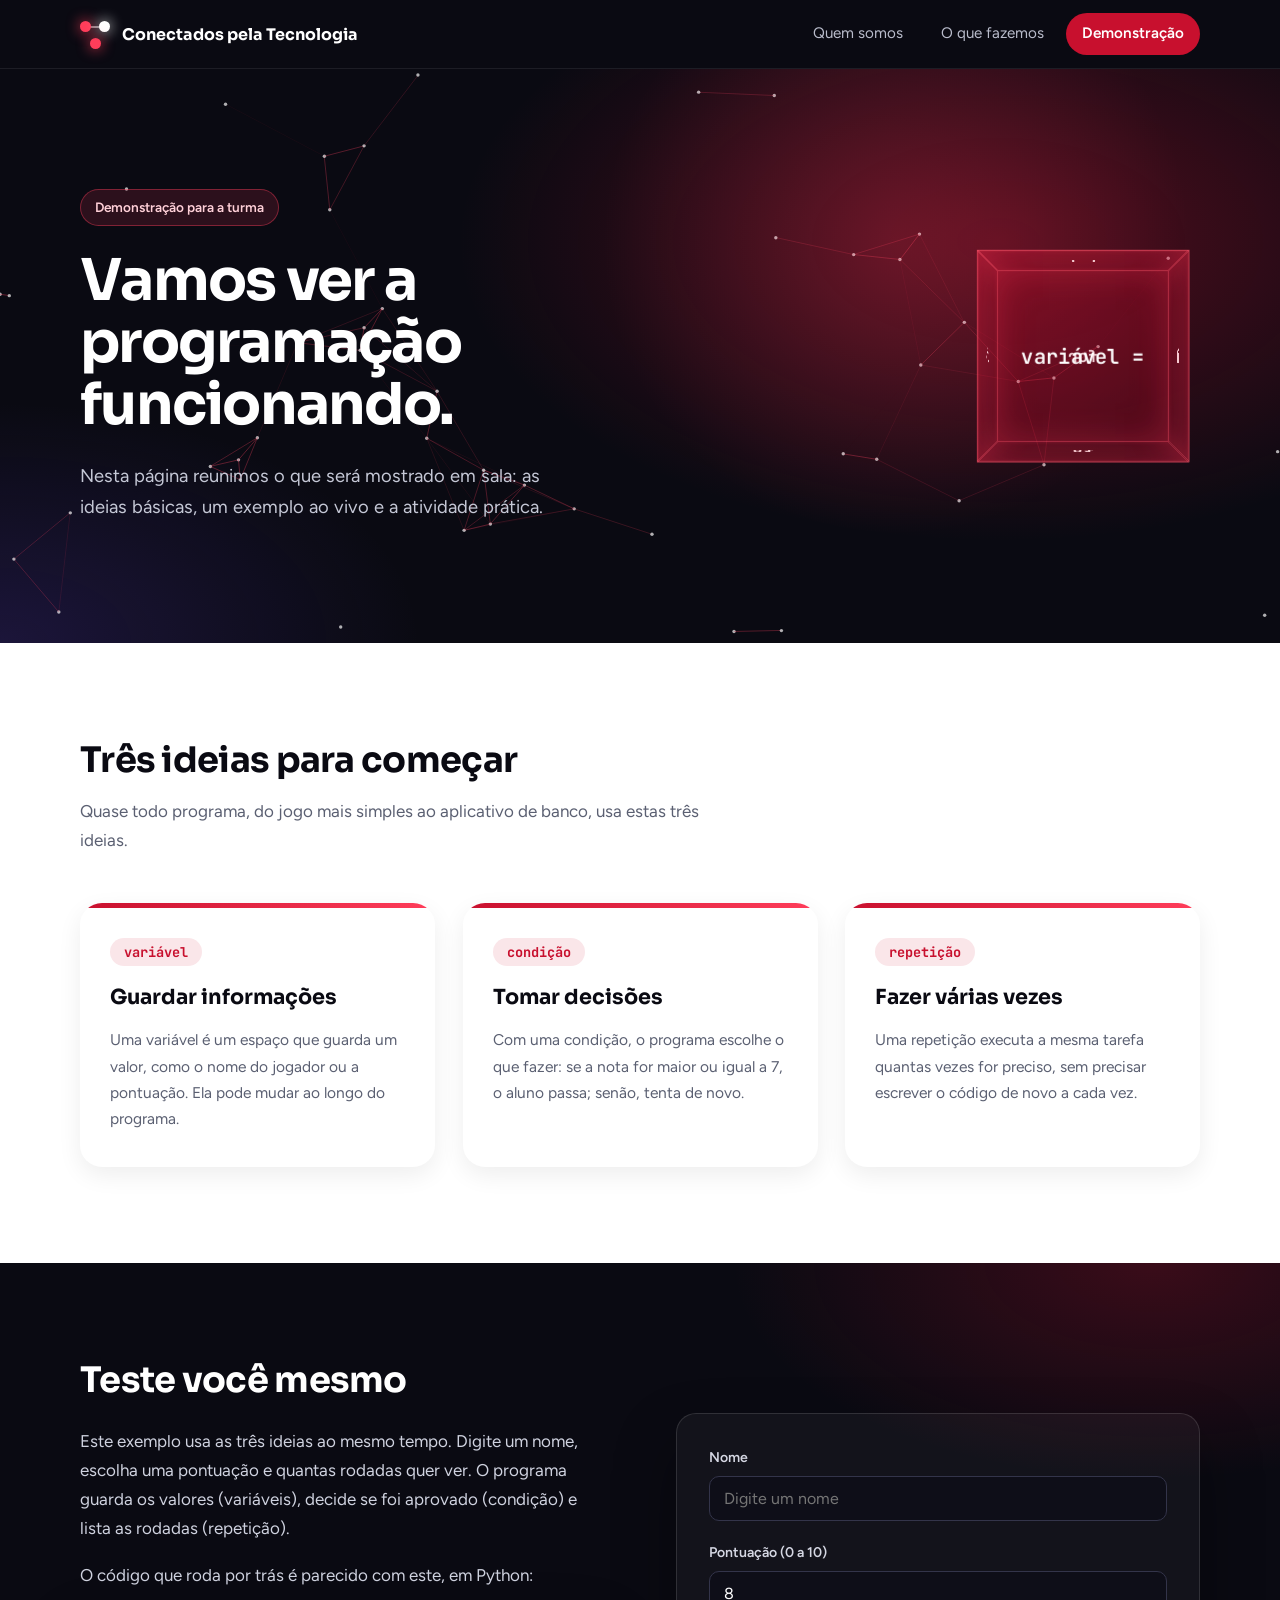
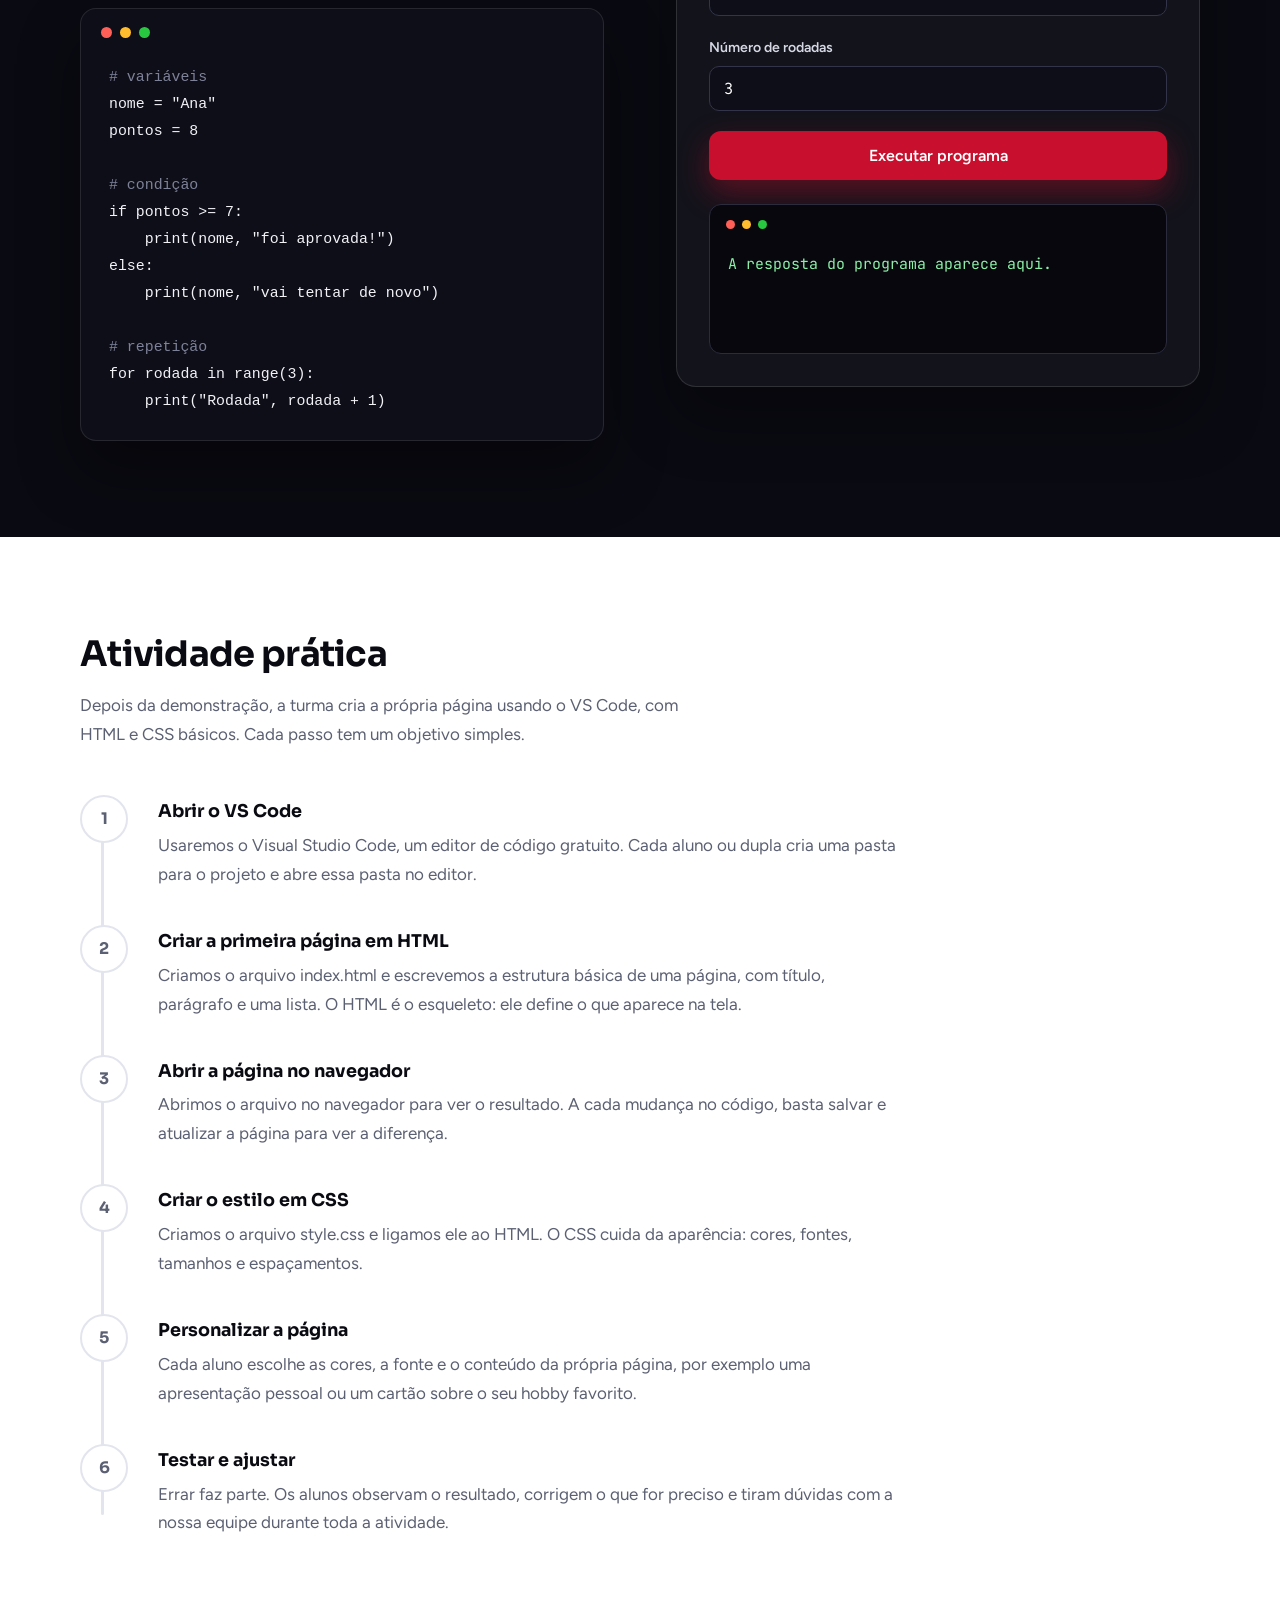
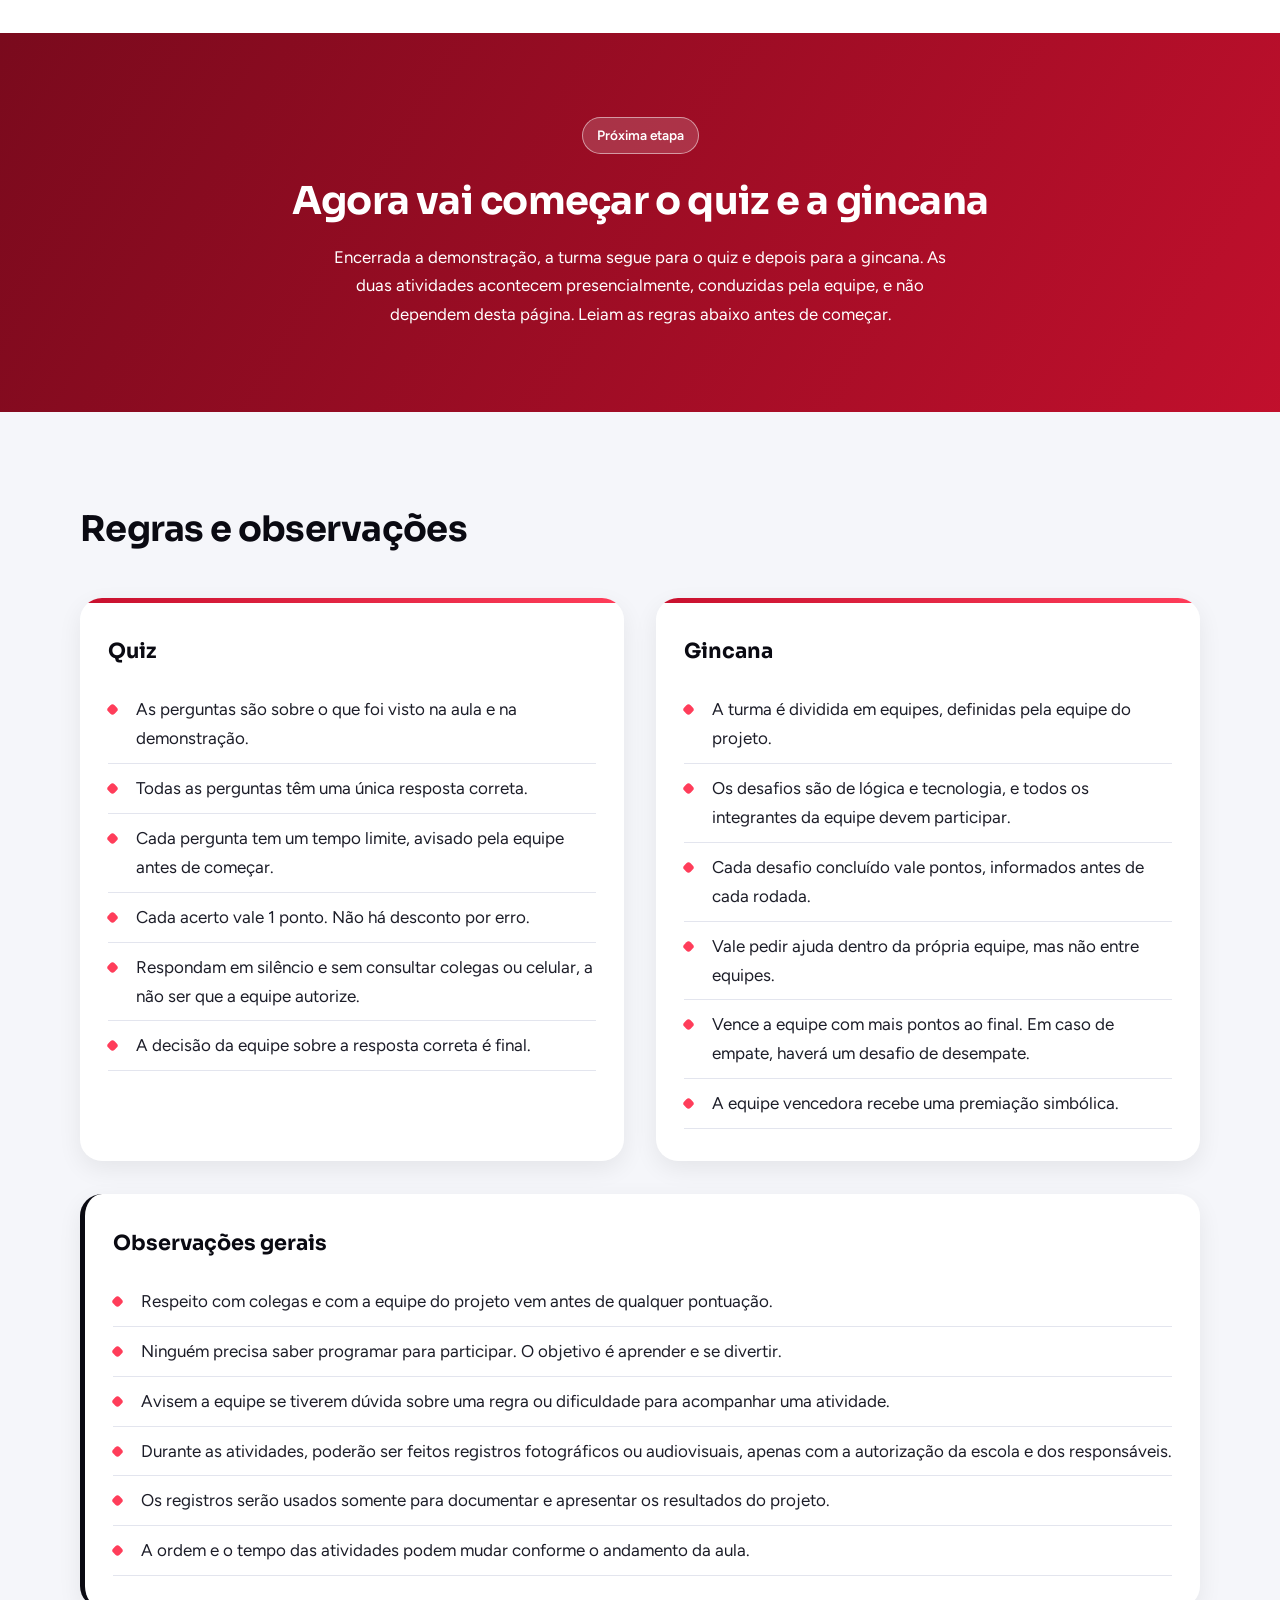
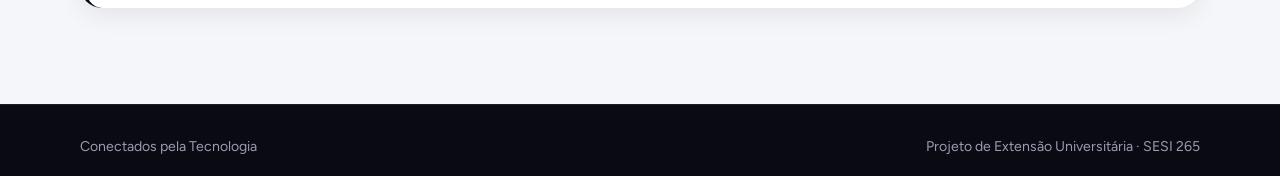
<file: demonstracao.html>
<!DOCTYPE html>
<html lang="pt-BR">
<head>
  <meta charset="UTF-8">
  <meta name="viewport" content="width=device-width, initial-scale=1.0">
  <title>Demonstração | Conectados pela Tecnologia</title>
  <link rel="preconnect" href="https://fonts.googleapis.com">
  <link rel="preconnect" href="https://fonts.gstatic.com" crossorigin>
  <link href="https://fonts.googleapis.com/css2?family=Figtree:wght@400;500;600&family=JetBrains+Mono:wght@400;600&family=Sora:wght@600;700;800&display=swap" rel="stylesheet">
  <link rel="stylesheet" href="style.css">
</head>
<body>

  <header class="topo">
    <div class="container topo-linha">
      <a href="index.html" class="marca"><span class="logo" aria-hidden="true"><i></i><i></i><i></i></span>Conectados pela Tecnologia</a>
      <nav class="menu">
        <a href="index.html">Quem somos</a>
        <a href="o-que-fazemos.html">O que fazemos</a>
        <a href="demonstracao.html" class="ativo">Demonstração</a>
      </nav>
    </div>
  </header>

  <!-- Abertura -->
  <section class="capa">
    <canvas class="rede" aria-hidden="true"></canvas>
    <div class="container">
      <p class="sobretitulo">Demonstração para a turma</p>
      <h1>Vamos ver a programação funcionando.</h1>
      <p class="lead">
        Nesta página reunimos o que será mostrado em sala: as ideias básicas,
        um exemplo ao vivo e a atividade prática.
      </p>
    </div>
  </section>

  <!-- Conceitos -->
  <section class="bloco">
    <div class="container">
      <h2>Três ideias para começar</h2>
      <p class="intro-secao">
        Quase todo programa, do jogo mais simples ao aplicativo de banco, usa
        estas três ideias.
      </p>

      <div class="pilares">
        <article class="pilar">
          <span class="numero">VARIÁVEL</span>
          <h3>Guardar informações</h3>
          <p>
            Uma variável é um espaço que guarda um valor, como o nome do jogador
            ou a pontuação. Ela pode mudar ao longo do programa.
          </p>
        </article>

        <article class="pilar">
          <span class="numero">CONDIÇÃO</span>
          <h3>Tomar decisões</h3>
          <p>
            Com uma condição, o programa escolhe o que fazer: se a nota for
            maior ou igual a 7, o aluno passa; senão, tenta de novo.
          </p>
        </article>

        <article class="pilar">
          <span class="numero">REPETIÇÃO</span>
          <h3>Fazer várias vezes</h3>
          <p>
            Uma repetição executa a mesma tarefa quantas vezes for preciso, sem
            precisar escrever o código de novo a cada vez.
          </p>
        </article>
      </div>
    </div>
  </section>

  <!-- Exemplo ao vivo -->
  <section class="bloco bloco-preto">
    <div class="container faixa">
      <div class="faixa-texto">
        <h2>Teste você mesmo</h2>
        <p>
          Este exemplo usa as três ideias ao mesmo tempo. Digite um nome, escolha
          uma pontuação e quantas rodadas quer ver. O programa guarda os valores
          (variáveis), decide se foi aprovado (condição) e lista as rodadas
          (repetição).
        </p>
        <p>
          O código que roda por trás é parecido com este, em Python:
        </p>
        <pre class="codigo"><code><span class="c"># variáveis</span>
nome = "Ana"
pontos = 8

<span class="c"># condição</span>
if pontos &gt;= 7:
    print(nome, "foi aprovada!")
else:
    print(nome, "vai tentar de novo")

<span class="c"># repetição</span>
for rodada in range(3):
    print("Rodada", rodada + 1)</code></pre>
      </div>

      <div class="demo">
        <div class="campo">
          <label for="nome">Nome</label>
          <input type="text" id="nome" placeholder="Digite um nome" maxlength="30">
        </div>

        <div class="campo">
          <label for="pontos">Pontuação (0 a 10)</label>
          <input type="number" id="pontos" min="0" max="10" value="8">
        </div>

        <div class="campo">
          <label for="rodadas">Número de rodadas</label>
          <input type="number" id="rodadas" min="1" max="10" value="3">
        </div>

        <button type="button" class="botao botao-demo" id="executar">Executar programa</button>

        <pre class="saida" id="saida">A resposta do programa aparece aqui.</pre>
      </div>
    </div>
  </section>

  <!-- Atividade prática -->
  <section class="bloco">
    <div class="container">
      <h2>Atividade prática</h2>
      <p class="intro-secao">
        Depois da demonstração, a turma cria a própria página usando o VS Code,
        com HTML e CSS básicos. Cada passo tem um objetivo simples.
      </p>

      <ol class="passos">
        <li>
          <h3>Abrir o VS Code</h3>
          <p>Usaremos o Visual Studio Code, um editor de código gratuito. Cada aluno ou dupla cria uma pasta para o projeto e abre essa pasta no editor.</p>
        </li>
        <li>
          <h3>Criar a primeira página em HTML</h3>
          <p>Criamos o arquivo index.html e escrevemos a estrutura básica de uma página, com título, parágrafo e uma lista. O HTML é o esqueleto: ele define o que aparece na tela.</p>
        </li>
        <li>
          <h3>Abrir a página no navegador</h3>
          <p>Abrimos o arquivo no navegador para ver o resultado. A cada mudança no código, basta salvar e atualizar a página para ver a diferença.</p>
        </li>
        <li>
          <h3>Criar o estilo em CSS</h3>
          <p>Criamos o arquivo style.css e ligamos ele ao HTML. O CSS cuida da aparência: cores, fontes, tamanhos e espaçamentos.</p>
        </li>
        <li>
          <h3>Personalizar a página</h3>
          <p>Cada aluno escolhe as cores, a fonte e o conteúdo da própria página, por exemplo uma apresentação pessoal ou um cartão sobre o seu hobby favorito.</p>
        </li>
        <li>
          <h3>Testar e ajustar</h3>
          <p>Errar faz parte. Os alunos observam o resultado, corrigem o que for preciso e tiram dúvidas com a nossa equipe durante toda a atividade.</p>
        </li>
      </ol>
    </div>
  </section>

  <!-- Quiz e gincana: aviso -->
  <section class="aviso-inicio">
    <div class="container">
      <p class="sobretitulo">Próxima etapa</p>
      <h2>Agora vai começar o quiz e a gincana</h2>
      <p>
        Encerrada a demonstração, a turma segue para o quiz e depois para a
        gincana. As duas atividades acontecem presencialmente, conduzidas pela
        equipe, e não dependem desta página. Leiam as regras abaixo antes de
        começar.
      </p>
    </div>
  </section>

  <!-- Regras -->
  <section class="bloco bloco-cinza">
    <div class="container">
      <h2>Regras e observações</h2>

      <div class="duas-colunas">

        <article class="regras">
          <h3>Quiz</h3>
          <ul class="lista lista-clara">
            <li>As perguntas são sobre o que foi visto na aula e na demonstração.</li>
            <li>Todas as perguntas têm uma única resposta correta.</li>
            <li>Cada pergunta tem um tempo limite, avisado pela equipe antes de começar.</li>
            <li>Cada acerto vale 1 ponto. Não há desconto por erro.</li>
            <li>Respondam em silêncio e sem consultar colegas ou celular, a não ser que a equipe autorize.</li>
            <li>A decisão da equipe sobre a resposta correta é final.</li>
          </ul>
        </article>

        <article class="regras">
          <h3>Gincana</h3>
          <ul class="lista lista-clara">
            <li>A turma é dividida em equipes, definidas pela equipe do projeto.</li>
            <li>Os desafios são de lógica e tecnologia, e todos os integrantes da equipe devem participar.</li>
            <li>Cada desafio concluído vale pontos, informados antes de cada rodada.</li>
            <li>Vale pedir ajuda dentro da própria equipe, mas não entre equipes.</li>
            <li>Vence a equipe com mais pontos ao final. Em caso de empate, haverá um desafio de desempate.</li>
            <li>A equipe vencedora recebe uma premiação simbólica.</li>
          </ul>
        </article>

      </div>

      <div class="observacoes">
        <h3>Observações gerais</h3>
        <ul class="lista lista-clara">
          <li>Respeito com colegas e com a equipe do projeto vem antes de qualquer pontuação.</li>
          <li>Ninguém precisa saber programar para participar. O objetivo é aprender e se divertir.</li>
          <li>Avisem a equipe se tiverem dúvida sobre uma regra ou dificuldade para acompanhar uma atividade.</li>
          <li>Durante as atividades, poderão ser feitos registros fotográficos ou audiovisuais, apenas com a autorização da escola e dos responsáveis.</li>
          <li>Os registros serão usados somente para documentar e apresentar os resultados do projeto.</li>
          <li>A ordem e o tempo das atividades podem mudar conforme o andamento da aula.</li>
        </ul>
      </div>
    </div>
  </section>

  <footer class="rodape">
    <div class="container rodape-linha">
      <span>Conectados pela Tecnologia</span>
      <span>Projeto de Extensão Universitária · SESI 265</span>
    </div>
  </footer>

  <script>
    var botao = document.getElementById("executar");
    var saida = document.getElementById("saida");

    botao.addEventListener("click", function () {
      var nome = document.getElementById("nome").value.trim();
      var pontos = Number(document.getElementById("pontos").value);
      var rodadas = Number(document.getElementById("rodadas").value);

      if (nome === "") {
        nome = "Aluno";
      }

      if (isNaN(pontos) || pontos < 0 || pontos > 10) {
        saida.textContent = "A pontuação precisa estar entre 0 e 10.";
        return;
      }

      if (isNaN(rodadas) || rodadas < 1 || rodadas > 10) {
        saida.textContent = "O número de rodadas precisa estar entre 1 e 10.";
        return;
      }

      var texto = "";

      /* condição */
      if (pontos >= 7) {
        texto += nome + " foi aprovado(a)!\n\n";
      } else {
        texto += nome + " vai tentar de novo.\n\n";
      }

      /* repetição */
      for (var i = 1; i <= rodadas; i++) {
        texto += "Rodada " + i + "\n";
      }

      var linhas = texto.split("\n");
      saida.textContent = "";
      linhas.forEach(function (l, i) {
        setTimeout(function () { saida.textContent += (i ? "\n" : "") + l; }, i * 170);
      });
    });
  </script>
  <script src="script.js"></script>

</body>
</html>
</file>
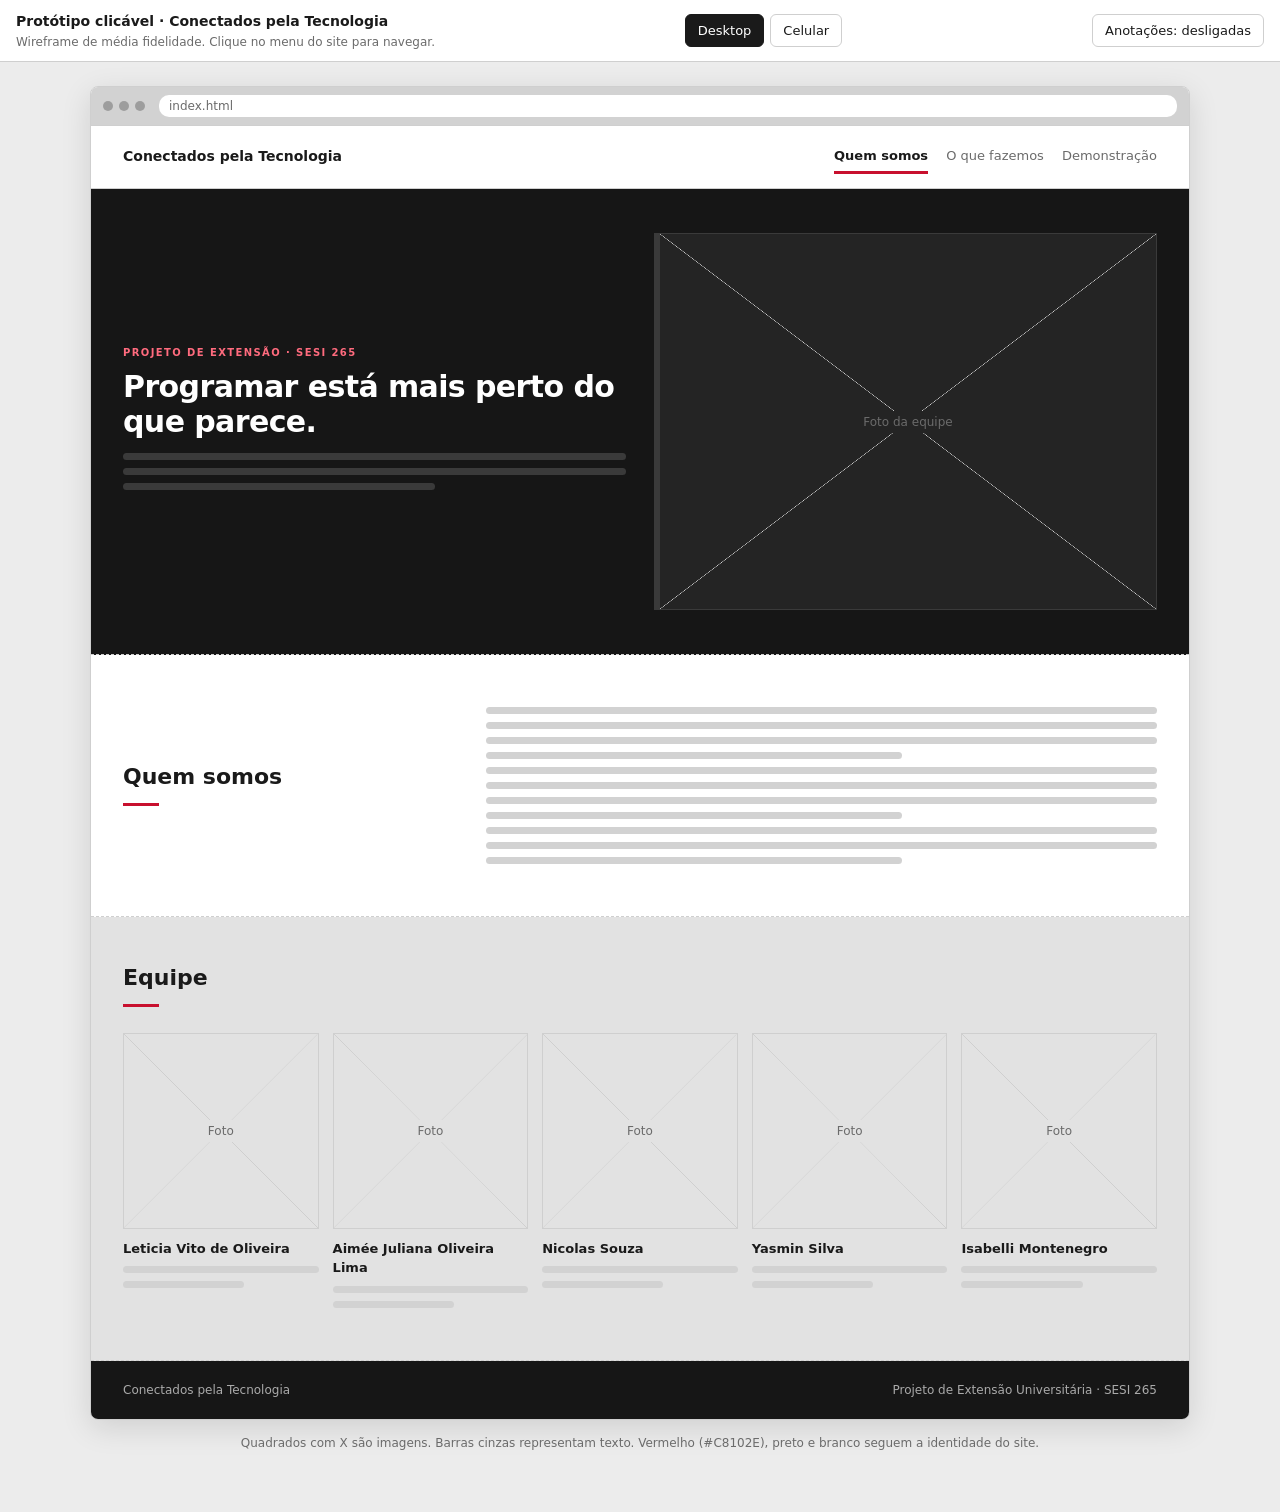
<file: Protótipo _ Conectados pela Tecnologia.html>
<!DOCTYPE html>
<html lang="pt-BR">
<head>
<meta charset="UTF-8">
<meta name="viewport" content="width=device-width, initial-scale=1, viewport-fit=cover">
<title>Protótipo | Conectados pela Tecnologia</title>
<style>
:root{--bg:#ececec;--panel:#fff;--ink:#1a1a1a;--soft:#6b6b6b;--line:#cfcfcf;--ph:#e2e2e2;--bar:#d2d2d2;--dark:#161616;--darkink:#fff;--red:#c8102e;--note:#fff4c2;--noteink:#5a4a00;box-sizing:border-box;padding-top:env(safe-area-inset-top,0px);padding-bottom:env(safe-area-inset-bottom,0px)}
@media(prefers-color-scheme:dark){:root:not([data-theme="light"]){--bg:#101010;--panel:#1c1c1c;--ink:#efefef;--soft:#a0a0a0;--line:#3a3a3a;--ph:#2c2c2c;--bar:#3c3c3c;--dark:#080808;--note:#3b3200;--noteink:#ffe98a}}
:root[data-theme="dark"]{--bg:#101010;--panel:#1c1c1c;--ink:#efefef;--soft:#a0a0a0;--line:#3a3a3a;--ph:#2c2c2c;--bar:#3c3c3c;--dark:#080808;--note:#3b3200;--noteink:#ffe98a}
*{box-sizing:border-box;margin:0;padding:0}
body{background:var(--bg);color:var(--ink);font:15px/1.5 system-ui,-apple-system,"Segoe UI",Roboto,Arial,sans-serif;min-height:100vh}
.tools{position:sticky;top:env(safe-area-inset-top,0px);z-index:20;background:var(--panel);border-bottom:1px solid var(--line);padding:10px 16px;display:flex;flex-wrap:wrap;gap:10px 18px;align-items:center;justify-content:space-between}
.tools b{font-size:14px}.tools small{color:var(--soft);display:block;font-size:12px}
.grp{display:flex;gap:6px;flex-wrap:wrap}
.grp button{font:inherit;font-size:13px;padding:6px 12px;border:1px solid var(--line);background:var(--panel);color:var(--ink);cursor:pointer;border-radius:6px}
.grp button.on{background:var(--ink);color:var(--panel);border-color:var(--ink)}
.stage{padding:24px 12px 60px;display:flex;justify-content:center}
.frame{width:100%;max-width:1100px;background:var(--panel);border:1px solid var(--line);border-radius:8px;overflow:hidden;box-shadow:0 8px 30px rgba(0,0,0,.12);transition:max-width .25s}
.frame.mob{max-width:390px}
.chrome{display:flex;gap:6px;align-items:center;padding:8px 12px;background:var(--bar);border-bottom:1px solid var(--line)}
.chrome i{width:10px;height:10px;border-radius:50%;background:var(--soft);opacity:.5}
.chrome span{margin-left:8px;font-size:12px;color:var(--soft);background:var(--panel);padding:2px 10px;border-radius:10px;flex:1;white-space:nowrap;overflow:hidden;text-overflow:ellipsis}
/* wireframe pieces */
.sec{position:relative;padding:44px 32px;border-bottom:1px dashed var(--line)}
.sec.dk{background:var(--dark);color:var(--darkink)}.sec.gr{background:var(--ph)}.sec.rd{background:var(--red);color:#fff}
.mob .sec{padding:28px 16px}
.nav{display:flex;justify-content:space-between;align-items:center;padding:14px 32px;border-bottom:1px solid var(--line);flex-wrap:wrap;gap:8px}
.mob .nav{padding:12px 16px}
.logo{font-weight:700;font-size:14px}
.menu{display:flex;gap:18px}
.menu a{font-size:13px;color:var(--soft);cursor:pointer;padding:6px 0;border-bottom:3px solid transparent}
.menu a.on{color:var(--ink);font-weight:600;border-color:var(--red)}
.mob .menu{gap:12px}.mob .menu a{font-size:12px}
.tag{font-size:10px;letter-spacing:.14em;text-transform:uppercase;color:var(--red);font-weight:700;margin-bottom:10px}
.dk .tag{color:#ff6b7e}.rd .tag{color:#fff}
.h1{font-size:30px;line-height:1.15;font-weight:700;letter-spacing:-.02em;margin-bottom:14px;max-width:560px}
.mob .h1{font-size:23px}
.h2{font-size:22px;font-weight:700;margin-bottom:6px}
.h2:after{content:"";display:block;width:36px;height:3px;background:var(--red);margin-top:10px}
.rd .h2:after{background:#fff}
.mob .h2{font-size:19px}
.lines i{display:block;height:7px;background:var(--bar);border-radius:4px;margin:8px 0}
.dk .lines i{background:#3a3a3a}.rd .lines i{background:rgba(255,255,255,.5)}
.lines i:last-child{width:62%}
.grid{display:grid;gap:28px;align-items:center}
.g2{grid-template-columns:1fr 1fr}.g12{grid-template-columns:1fr 2fr}
.g3{grid-template-columns:repeat(3,1fr)}.g5{grid-template-columns:repeat(5,1fr);gap:14px}
.mob .g2,.mob .g12,.mob .g3{grid-template-columns:1fr;gap:18px}.mob .g5{grid-template-columns:repeat(2,1fr)}
.ph{background:var(--ph);border:1px solid var(--line);display:flex;align-items:center;justify-content:center;color:var(--soft);font-size:12px;text-align:center;padding:8px;position:relative;overflow:hidden}
.ph:before,.ph:after{content:"";position:absolute;inset:0;background:linear-gradient(to top right,transparent calc(50% - .5px),var(--line) 50%,transparent calc(50% + .5px))}
.ph:after{transform:scaleX(-1)}
.ph span{position:relative;z-index:1;background:var(--ph);padding:2px 6px}
.dk .ph{background:#242424;border-color:#3a3a3a}.dk .ph span{background:#242424}
.r43{aspect-ratio:4/3;border-left:6px solid var(--red)}.sq{aspect-ratio:1}.r1610{aspect-ratio:16/10}
.card{background:var(--panel);border-top:3px solid var(--red);padding:18px;border-left:1px solid var(--line);border-right:1px solid var(--line);border-bottom:1px solid var(--line)}
.gr .card{background:var(--panel)}
.card h4{font-size:14px;margin-bottom:6px}.card .n{font-size:10px;font-weight:700;letter-spacing:.12em;color:var(--red);display:block;margin-bottom:6px}
.steps{margin-top:22px;max-width:640px}
.step{display:flex;gap:14px;padding-bottom:16px;border-left:1px solid var(--line);margin-left:16px;padding-left:24px;position:relative}
.step:last-child{border-color:transparent}
.step b{position:absolute;left:-16px;top:-2px;width:32px;height:32px;background:var(--dark);color:#fff;display:flex;align-items:center;justify-content:center;border-bottom:3px solid var(--red);font-size:13px}
.step div{flex:1}.step h4{font-size:14px}
.code{background:#1b1b1b;color:#eee;font:12px/1.7 Consolas,monospace;padding:16px;border-left:6px solid var(--red);white-space:pre;overflow-x:auto}
.code em{color:#8c8c8c;font-style:normal}
.btn{display:inline-block;background:var(--dark);color:#fff;padding:10px 20px;font-size:13px;font-weight:600;cursor:pointer;border:0;font-family:inherit}
.rd .btn{background:var(--dark)}
.demo{background:#1b1b1b;border-left:6px solid var(--red);padding:20px;color:#eee}
.demo label{display:block;font-size:11px;color:#bbb;margin:8px 0 3px}
.demo input{width:100%;padding:8px 10px;background:#0e0e0e;border:1px solid #3a3a3a;color:#fff;font:inherit}
.demo .btn{background:var(--red);width:100%;margin-top:14px}
.out{margin-top:14px;background:#0e0e0e;border:1px solid #2c2c2c;padding:12px;min-height:84px;font:12px/1.6 Consolas,monospace;white-space:pre-wrap}
.li{display:flex;gap:10px;align-items:center;padding:8px 0;border-bottom:1px solid var(--line)}
.dk .li{border-color:#2c2c2c}.li:before{content:"";width:7px;height:7px;background:var(--red);flex:none}.li i{flex:1;height:7px;background:var(--bar);border-radius:4px}
.dk .li i{background:#3a3a3a}
.foot{background:var(--dark);color:#aaa;font-size:12px;padding:20px 32px;display:flex;justify-content:space-between;flex-wrap:wrap;gap:6px}
.mob .foot{padding:18px 16px}
.cta{display:flex;justify-content:space-between;align-items:center;flex-wrap:wrap;gap:16px}
.center{text-align:center}.center .h2:after{margin-left:auto;margin-right:auto}.center .lines i{margin-left:auto;margin-right:auto;max-width:420px}
/* anotações */
.note{display:none;position:absolute;top:8px;right:8px;z-index:5;background:var(--note);color:var(--noteink);border:1px solid #d9b800;font-size:11px;line-height:1.35;padding:4px 8px;max-width:230px;border-radius:4px}
.fr.notes .note{display:block}
.mob .note{max-width:150px;font-size:10px}
.legend{max-width:1100px;margin:14px auto 0;font-size:12px;color:var(--soft);padding:0 4px}
</style>
</head>
<body>
<div class="tools">
  <div><b>Protótipo clicável · Conectados pela Tecnologia</b><small>Wireframe de média fidelidade. Clique no menu do site para navegar.</small></div>
  <div class="grp" id="gView"><button data-v="desk" class="on">Desktop</button><button data-v="mob">Celular</button></div>
  <div class="grp"><button id="bNotes">Anotações: desligadas</button></div>
</div>
<div class="stage"><div style="width:100%;max-width:1100px;display:flex;flex-direction:column;align-items:center">
  <div class="frame" id="frame"><div class="chrome"><i></i><i></i><i></i><span id="url">index.html</span></div><div id="page"></div></div>
  <p class="legend">Quadrados com X são imagens. Barras cinzas representam texto. Vermelho (#C8102E), preto e branco seguem a identidade do site.</p>
</div></div>

<script>
var L=function(n){return '<div class="lines">'+'<i></i>'.repeat(n||3)+'</div>'};
var PH=function(t,c){return '<div class="ph '+(c||'')+'"><span>'+t+'</span></div>'};
var N=function(t){return '<div class="note">'+t+'</div>'};
var SEC=function(c,inner,note){return '<section class="sec '+(c||'')+'">'+N(note||'')+inner+'</section>'};
var NAV=function(a){var m=[['index','Quem somos'],['fazemos','O que fazemos'],['demo','Demonstração']];
 return '<header class="nav"><span class="logo">Conectados pela Tecnologia</span><nav class="menu">'+m.map(function(x){return '<a data-go="'+x[0]+'" class="'+(a==x[0]?'on':'')+'">'+x[1]+'</a>'}).join('')+'</nav></header>'};
var FOOT='<footer class="foot"><span>Conectados pela Tecnologia</span><span>Projeto de Extensão Universitária · SESI 265</span></footer>';
var CODE='<div class="code"><em># variável</em>\nnome = "Ana"\npontos = 8\n\n<em># condição</em>\nif pontos >= 7:\n    print(nome, "foi aprovada!")\n\n<em># repetição</em>\nfor rodada in range(3):\n    print("Rodada", rodada + 1)</div>';
var STEPS=function(a){return '<div class="steps">'+a.map(function(t,i){return '<div class="step"><b>'+(i+1)+'</b><div><h4>'+t+'</h4>'+L(2)+'</div></div>'}).join('')+'</div>'};
var LIS=function(n){var s='';for(var i=0;i<n;i++)s+='<div class="li"><i></i></div>';return s};
var CARDS=function(a,k){return a.map(function(t,i){return '<div class="card">'+(k?'<span class="n">'+k[i]+'</span>':'')+'<h4>'+t+'</h4>'+L(3)+'</div>'}).join('')};

var P={
index:{url:'index.html',html:function(){return NAV('index')
 +SEC('dk','<div class="grid g2"><div><p class="tag">Projeto de Extensão · SESI 265</p><h1 class="h1">Programar está mais perto do que parece.</h1>'+L(3)+'</div>'+PH('Foto da equipe','r43')+'</div>','Abertura: fundo preto, título grande, foto com borda vermelha à esquerda')
 +SEC('','<div class="grid g12"><h2 class="h2">Quem somos</h2><div>'+L(4)+L(4)+L(3)+'</div></div>','Duas colunas: título à esquerda, 3 parágrafos à direita. Vira 1 coluna no celular')
 +SEC('gr','<h2 class="h2">Equipe</h2><div class="grid g5" style="margin-top:26px;align-items:start">'+['Leticia Vito de Oliveira','Aimée Juliana Oliveira Lima','Nicolas Souza','Yasmin Silva','Isabelli Montenegro'].map(function(n){return '<div>'+PH('Foto','sq')+'<h4 style="font-size:13px;margin:10px 0 4px">'+n+'</h4>'+L(2)+'</div>'}).join('')+'</div>','Grade de 5 pessoas (3 no tablet, 2 no celular). Foto quadrada, nome e função')
 +FOOT}},
fazemos:{url:'o-que-fazemos.html',html:function(){return NAV('fazemos')
 +SEC('dk','<p class="tag">O que fazemos</p><h1 class="h1">Um primeiro contato com a programação, do jeito certo.</h1>'+L(2),'Capa com imagem de fundo escurecida')
 +SEC('','<div class="grid g2"><div><h2 class="h2" style="margin-bottom:18px">Nossa proposta</h2>'+L(4)+L(4)+L(3)+'</div>'+PH('Alunos em atividade','r43')+'</div>','Texto + imagem lado a lado')
 +SEC('gr','<h2 class="h2">Três frentes de trabalho</h2><div class="grid g3" style="margin-top:24px;align-items:stretch">'+CARDS(['Aprender','Praticar','Jogar'],['01','02','03'])+'</div>','Três cartões com número, título e descrição')
 +SEC('','<h2 class="h2">Como será o dia da atividade</h2>'+STEPS(['Apresentação da equipe e do projeto','Aula introdutória sobre tecnologia','Conceitos básicos de programação','Atividade prática','Quiz','Gincana','Conversa final']),'Linha do tempo vertical com 7 etapas numeradas')
 +SEC('dk','<div class="grid g2"><div><h2 class="h2">O que os alunos vão aprender</h2>'+L(2)+LIS(3)+'</div>'+CODE+'</div>','Bloco escuro: lista de conceitos + exemplo de código em Python')
 +SEC('','<div class="grid g2">'+PH('Estudante programando','r43')+'<div><h2 class="h2" style="margin-bottom:18px">Conhecendo o curso de ADS</h2>'+L(4)+LIS(4)+'</div></div>','Faixa invertida: imagem à esquerda, texto à direita')
 +SEC('gr','<h2 class="h2">Quiz e gincana</h2><div class="grid g2" style="margin-top:24px;align-items:stretch">'+['Quiz','Gincana'].map(function(t){return '<div class="card" style="padding:0;border-top:0">'+PH('Foto: '+t.toLowerCase(),'r1610')+'<div style="padding:16px;border-bottom:3px solid var(--red)"><h4>'+t+'</h4>'+L(3)+'</div></div>'}).join('')+'</div>','Dois quadros com foto, título e descrição')
 +SEC('','<div class="grid g12"><h2 class="h2">Material de apoio</h2><div>'+L(3)+L(3)+'</div></div>','Mesmo layout de "Quem somos"')
 +SEC('rd','<div class="cta"><div><h2 class="h2">Veja como será a demonstração</h2>'+L(1)+'</div><a class="btn" data-go="demo">Ir para a demonstração</a></div>','Chamada final: botão leva à página Demonstração (clique!)')
 +FOOT}},
demo:{url:'demonstracao.html',html:function(){return NAV('demo')
 +SEC('dk','<p class="tag">Demonstração para a turma</p><h1 class="h1">Vamos ver a programação funcionando.</h1>'+L(2),'Capa com imagem de fundo escurecida')
 +SEC('','<h2 class="h2">Três ideias para começar</h2><div class="grid g3" style="margin-top:24px;align-items:stretch">'+CARDS(['Guardar informações','Tomar decisões','Fazer várias vezes'],['VARIÁVEL','CONDIÇÃO','REPETIÇÃO'])+'</div>','Três cartões: variável, condição, repetição')
 +SEC('dk','<div class="grid g2" style="align-items:start"><div><h2 class="h2" style="margin-bottom:16px">Teste você mesmo</h2>'+L(4)+CODE+'</div><div class="demo"><label>Nome</label><input id="dn" placeholder="Digite um nome"><label>Pontuação (0 a 10)</label><input id="dp" type="number" value="8"><label>Número de rodadas</label><input id="dr" type="number" value="3"><button class="btn" id="dgo">Executar programa</button><div class="out" id="dout">A resposta do programa aparece aqui.</div></div></div>','Exemplo interativo: preencha e clique em Executar (funciona no protótipo)')
 +SEC('','<h2 class="h2">Atividade prática</h2>'+STEPS(['Abrir o VS Code','Criar a primeira página em HTML','Abrir a página no navegador','Criar o estilo em CSS','Personalizar a página','Testar e ajustar']),'Passo a passo da atividade com 6 etapas')
 +SEC('rd center','<p class="tag">Próxima etapa</p><h2 class="h2">Agora vai começar o quiz e a gincana</h2>'+L(3),'Faixa vermelha centralizada avisando a próxima etapa')
 +SEC('gr','<h2 class="h2">Regras e observações</h2><div class="grid g2" style="margin-top:24px;align-items:stretch">'+['Quiz','Gincana'].map(function(t){return '<div class="card"><h4 style="font-size:16px;margin-bottom:8px">'+t+'</h4>'+LIS(6)+'</div>'}).join('')+'</div><div class="card" style="margin-top:24px;border-top:1px solid var(--line);border-left:6px solid var(--dark)"><h4 style="font-size:16px;margin-bottom:8px">Observações gerais</h4>'+LIS(6)+'</div>','Regras em dois cartões e observações gerais em destaque embaixo')
 +FOOT}}
};

var page=document.getElementById('page'),frame=document.getElementById('frame'),urlEl=document.getElementById('url');
function go(k){var p=P[k];page.innerHTML=p.html();urlEl.textContent=p.url;window.scrollTo(0,0);
 try{history.replaceState(null,'','#'+k)}catch(e){}
 var b=document.getElementById('dgo');if(b)b.onclick=run}
function run(){var n=document.getElementById('dn').value.trim()||'Aluno',p=Number(document.getElementById('dp').value),r=Number(document.getElementById('dr').value),o=document.getElementById('dout');
 if(isNaN(p)||p<0||p>10){o.textContent='A pontuação precisa estar entre 0 e 10.';return}
 if(isNaN(r)||r<1||r>10){o.textContent='O número de rodadas precisa estar entre 1 e 10.';return}
 var t=p>=7?n+' foi aprovado(a)!\n\n':n+' vai tentar de novo.\n\n';for(var i=1;i<=r;i++)t+='Rodada '+i+'\n';o.textContent=t}
document.addEventListener('click',function(e){var a=e.target.closest('[data-go]');if(a)go(a.dataset.go)});
document.getElementById('gView').onclick=function(e){var v=e.target.dataset.v;if(!v)return;
 frame.classList.toggle('mob',v=='mob');[].forEach.call(this.children,function(b){b.classList.toggle('on',b.dataset.v==v)})};
var nb=document.getElementById('bNotes');
nb.onclick=function(){var on=frame.classList.toggle('notes');nb.textContent='Anotações: '+(on?'ligadas':'desligadas');nb.classList.toggle('on',on)};
frame.classList.add('fr');
var h=(location.hash||'').replace('#','');go(P[h]?h:'index');
</script>
</body>
</html>
</file>
<file: style.css>
:root{--ink:#0a0a12;--ink2:#14141f;--red:#c8102e;--glow:#ff3d5a;--paper:#f5f6fa;--card:#fff;--line:#e3e5ee;--text:#1c1d28;--muted:#5b6072;
--head:"Sora","Segoe UI",system-ui,sans-serif;--body:"Figtree","Segoe UI",system-ui,sans-serif;--mono:"JetBrains Mono",Consolas,"Courier New",monospace}
*{margin:0;padding:0;box-sizing:border-box}
html{scroll-behavior:smooth}
body{font:17px/1.7 var(--body);color:var(--text);background:#fff;-webkit-font-smoothing:antialiased}
img{display:block;max-width:100%}
a:focus-visible,button:focus-visible,input:focus-visible{outline:3px solid var(--glow);outline-offset:3px}
.container{width:90%;max-width:1120px;margin:0 auto}
h1,h2,h3{font-family:var(--head)}
/* topo */
.topo{position:sticky;top:0;z-index:20;background:#0a0a12;border-bottom:1px solid rgba(255,255,255,.08);transition:background .3s,box-shadow .3s}
.topo.rolou{box-shadow:0 10px 30px rgba(0,0,0,.25)}
.topo-linha{display:flex;justify-content:space-between;align-items:center;flex-wrap:wrap;gap:6px 24px;min-height:68px}
.marca{display:flex;align-items:center;gap:12px;font:700 1rem var(--head);color:#fff;text-decoration:none}
.logo{position:relative;width:30px;height:30px;flex:none}
.logo i{position:absolute;width:11px;height:11px;border-radius:50%;background:var(--glow);box-shadow:0 0 14px var(--glow)}
.logo i:nth-child(1){left:0;top:2px}.logo i:nth-child(2){right:0;top:2px;background:#fff;box-shadow:0 0 14px #fff}.logo i:nth-child(3){left:10px;bottom:0}
.logo::before{content:"";position:absolute;left:5px;top:7px;width:20px;height:2px;background:rgba(255,255,255,.5);box-shadow:0 12px 0 -1px rgba(255,255,255,.0)}
.menu{display:flex;gap:6px;flex-wrap:wrap}
.menu a{font-size:.95rem;color:#b9bccb;text-decoration:none;padding:8px 16px;border-radius:99px;transition:color .2s,background .2s}
.menu a:hover{color:#fff;background:rgba(255,255,255,.08)}
.menu a.ativo{color:#fff;font-weight:600;background:var(--red)}
/* abertura */
.abertura,.capa{position:relative;overflow:hidden;color:#fff;background:radial-gradient(900px 500px at 78% 30%,rgba(200,16,46,.38),transparent 60%),radial-gradient(700px 400px at 0% 100%,rgba(90,60,200,.22),transparent 60%),var(--ink)}
.abertura{padding:96px 0 112px}
.capa{padding:120px 0}
.rede{position:absolute;inset:0;width:100%;height:100%;opacity:.9}
.abertura-grade{position:relative;display:grid;grid-template-columns:1.05fr 1fr;gap:72px;align-items:center}
.sobretitulo{display:inline-block;font-size:.85rem;font-weight:600;color:#ffd0d8;background:rgba(255,61,90,.14);border:1px solid rgba(255,61,90,.4);padding:6px 14px;border-radius:99px;margin-bottom:24px}
.abertura h1,.capa h1{font-size:clamp(2.2rem,4.6vw,3.6rem);line-height:1.08;letter-spacing:-.03em;margin-bottom:24px}
.capa h1{max-width:700px}
.lead{font-size:1.15rem;color:#c5c8d6;max-width:500px}
.capa .container{position:relative}
.acoes{display:flex;flex-wrap:wrap;gap:14px;margin-top:36px}
.abertura>.container>div:first-child>*,.capa .container>*:not(.cubo-cena){animation:entra .9s cubic-bezier(.2,.7,.2,1) backwards}
.abertura h1,.capa h1{animation-delay:.1s!important}.lead{animation-delay:.25s!important}.acoes{animation-delay:.4s!important}
@keyframes entra{from{opacity:0;transform:translateY(26px)}}
/* cena 3D */
.cena{position:relative;perspective:1300px;animation:entra 1.1s .2s cubic-bezier(.2,.7,.2,1) backwards}
.cena-in{position:relative;transform-style:preserve-3d;transform:rotateX(var(--rx,4deg)) rotateY(var(--ry,-12deg));transition:transform .3s ease-out}
.foto-principal img{width:100%;aspect-ratio:4/3;object-fit:cover;border-radius:22px;box-shadow:0 40px 80px rgba(0,0,0,.55),0 0 0 1px rgba(255,255,255,.12)}
.cartao-codigo{position:absolute;left:-34px;bottom:-34px;transform:translateZ(90px);background:rgba(14,14,24,.92);border:1px solid rgba(255,255,255,.16);border-radius:14px;padding:16px 20px;font:.85rem/1.6 var(--mono);color:#f1f1f6;box-shadow:0 24px 50px rgba(0,0,0,.5)}
.cartao-codigo .c{color:#7e8299}.cartao-codigo b{color:var(--glow);font-weight:500}
.cartao-codigo::after{content:"";display:inline-block;width:8px;height:1em;background:var(--glow);vertical-align:-2px;margin-left:3px;animation:pisca 1s steps(1) infinite}
@keyframes pisca{50%{opacity:0}}
.chip{position:absolute;display:flex;align-items:center;gap:8px;font:600 .88rem var(--mono);color:#fff;background:linear-gradient(135deg,var(--red),#7a0a1d);padding:9px 16px;border-radius:99px;box-shadow:0 14px 30px rgba(200,16,46,.5);animation:flutua 5s ease-in-out infinite}
.chip::before{content:"";width:7px;height:7px;border-radius:50%;background:#fff;box-shadow:0 0 8px #fff}
.chip1{top:16px;left:16px;--z:90px}.chip2{top:42%;right:-20px;--z:130px;animation-delay:-1.6s;background:linear-gradient(135deg,#3b3bd6,#1d1d6e);box-shadow:0 14px 30px rgba(59,59,214,.45)}.chip3{bottom:16px;right:16px;--z:100px;animation-delay:-3s}
@keyframes flutua{0%,100%{transform:translate3d(0,0,var(--z))}50%{transform:translate3d(0,-12px,var(--z))}}
/* cubo */
.cubo-cena{position:absolute;right:2%;top:50%;width:190px;height:190px;margin-top:-95px;perspective:900px}
.cubo{position:relative;width:100%;height:100%;transform-style:preserve-3d;animation:gira 22s linear infinite}
.cubo span{position:absolute;inset:0;display:grid;place-items:center;font:600 1.15rem var(--mono);color:#fff;background:rgba(200,16,46,.16);border:1px solid rgba(255,90,110,.6);box-shadow:inset 0 0 40px rgba(255,61,90,.25)}
.cubo span:nth-child(1){transform:translateZ(95px)}.cubo span:nth-child(2){transform:rotateY(90deg) translateZ(95px)}.cubo span:nth-child(3){transform:rotateY(180deg) translateZ(95px)}.cubo span:nth-child(4){transform:rotateY(-90deg) translateZ(95px)}.cubo span:nth-child(5){transform:rotateX(90deg) translateZ(95px)}.cubo span:nth-child(6){transform:rotateX(-90deg) translateZ(95px)}
@keyframes gira{from{transform:rotateX(-24deg) rotateY(0)}to{transform:rotateX(-24deg) rotateY(360deg)}}
/* botões */
.botao{display:inline-block;background:var(--red);color:#fff;text-decoration:none;font-weight:600;padding:15px 30px;border-radius:99px;box-shadow:0 12px 30px rgba(200,16,46,.4);transition:transform .2s,box-shadow .2s,background .2s}
.botao:hover{transform:translateY(-3px);box-shadow:0 18px 36px rgba(200,16,46,.55)}
.botao-claro{background:transparent;box-shadow:inset 0 0 0 1.5px rgba(255,255,255,.4)}
.botao-claro:hover{background:rgba(255,255,255,.1);box-shadow:inset 0 0 0 1.5px #fff}
/* blocos */
.bloco{padding:96px 0}
.bloco-cinza{background:var(--paper)}
.bloco-grade{display:grid;grid-template-columns:1fr 2fr;gap:64px}
h2{font-size:clamp(1.7rem,3vw,2.2rem);line-height:1.2;letter-spacing:-.02em;color:var(--ink)}
.texto p{margin-bottom:18px;max-width:640px}.texto p:last-child{margin-bottom:0}
.intro-secao{margin-top:16px;max-width:620px;color:var(--muted)}
/* efeito tilt 3D */
.tilt{position:relative;transition:transform .25s ease-out,box-shadow .25s;will-change:transform}
.tilt::after{content:"";position:absolute;inset:0;border-radius:inherit;pointer-events:none;opacity:0;transition:opacity .25s;background:radial-gradient(circle at var(--gx,50%) var(--gy,50%),rgba(255,255,255,.35),transparent 55%)}
.tilt:hover{box-shadow:0 30px 60px rgba(10,10,18,.22)}.tilt:hover::after{opacity:1}
/* equipe */
.equipe{list-style:none;display:grid;grid-template-columns:repeat(5,1fr);gap:22px;margin-top:48px}
.equipe li{background:var(--card);border-radius:20px;padding:12px 12px 20px;box-shadow:0 8px 24px rgba(10,10,18,.07)}
.equipe img{width:100%;aspect-ratio:1/1;object-fit:cover;object-position:center 18%;background:#d9d9e2;border-radius:14px;margin-bottom:16px}
.equipe h3{font-size:.98rem;line-height:1.3;color:var(--ink);margin:0 6px 6px}
.equipe p{font-size:.88rem;line-height:1.5;color:var(--muted);margin:0 6px}
/* faixas */
.faixa{display:grid;grid-template-columns:1fr 1fr;gap:72px;align-items:center}
.faixa-texto h2{margin-bottom:26px}.faixa-texto p{margin-bottom:18px}
.faixa-imagem{perspective:1000px}
.faixa-imagem img{width:100%;aspect-ratio:4/3;object-fit:cover;border-radius:22px;background:#d9d9e2;box-shadow:18px 18px 0 rgba(200,16,46,.14),0 24px 50px rgba(10,10,18,.18)}
.faixa-invertida .faixa-imagem{order:-1}
.faixa-imagem.tilt::after{border-radius:22px}
/* pilares */
.pilares{display:grid;grid-template-columns:repeat(3,1fr);gap:28px;margin-top:48px}
.pilar{background:var(--card);border-radius:22px;padding:34px 30px;box-shadow:0 8px 24px rgba(10,10,18,.07);position:relative;overflow:hidden}
.pilar::before,.regras::before{content:"";position:absolute;left:0;right:0;top:0;height:5px;background:linear-gradient(90deg,var(--red),var(--glow))}
.numero{display:block;font:800 3.6rem/1 var(--head);letter-spacing:-.04em;background:linear-gradient(135deg,var(--glow),var(--red) 60%,#6b0a1d);-webkit-background-clip:text;background-clip:text;color:transparent;margin-bottom:14px}
.numero-txt{display:inline-block;font:700 .85rem var(--mono);letter-spacing:0;text-transform:lowercase;background:rgba(200,16,46,.1);color:var(--red);-webkit-background-clip:border-box;background-clip:border-box;padding:5px 14px;border-radius:99px}
.pilar h3{font-size:1.3rem;color:var(--ink);margin-bottom:12px}
.pilar p{color:var(--muted);font-size:.97rem}
/* passos com linha que preenche ao rolar */
.passos{position:relative;list-style:none;counter-reset:p;margin-top:48px;max-width:820px}
.passos::before,.passos::after{content:"";position:absolute;left:21px;top:22px;width:3px;border-radius:3px}
.passos::before{bottom:22px;background:var(--line)}
.passos::after{height:calc((100% - 44px)*var(--p,0));background:linear-gradient(var(--glow),var(--red))}
.passos li{counter-increment:p;position:relative;padding:0 0 38px 78px}
.passos li:last-child{padding-bottom:0}
.passos li::before{content:counter(p);position:absolute;left:0;top:-2px;width:44px;height:44px;line-height:44px;text-align:center;font:700 1rem var(--head);border-radius:50%;color:var(--muted);background:#fff;border:2px solid var(--line);transition:all .4s}
.passos li.on::before{color:#fff;background:var(--red);border-color:var(--red);box-shadow:0 0 0 6px rgba(200,16,46,.15);transform:scale(1.08)}
.passos h3{font-size:1.1rem;color:var(--ink);margin-bottom:4px}.passos p{color:var(--muted)}
/* bloco escuro e código */
.bloco-preto{color:#cfd2df;background:radial-gradient(700px 360px at 90% 0%,rgba(200,16,46,.25),transparent 60%),var(--ink)}
.bloco-preto h2,.bloco-preto strong{color:#fff}
.lista{list-style:none;margin:0 0 20px}
.lista li{position:relative;padding:10px 0 10px 28px;border-bottom:1px solid rgba(255,255,255,.1)}
.lista li::before{content:"";position:absolute;left:0;top:20px;width:9px;height:9px;border-radius:3px;background:var(--glow);transform:rotate(45deg)}
.lista-clara li{border-bottom-color:var(--line)}
.codigo{position:relative;background:#0e0e18;color:#f1f1f6;font:.93rem/1.75 var(--mono);padding:54px 28px 26px;border-radius:16px;border:1px solid rgba(255,255,255,.1);box-shadow:0 30px 60px rgba(0,0,0,.4);overflow-x:auto}
.codigo::before{content:"";position:absolute;left:20px;top:18px;width:11px;height:11px;border-radius:50%;background:#ff5f57;box-shadow:19px 0 #febc2e,38px 0 #28c840}
.codigo .c{color:#7e8299}
/* quadros */
.duas-colunas{display:grid;grid-template-columns:1fr 1fr;gap:32px;margin-top:48px}
.quadro{background:var(--card);border-radius:22px;overflow:hidden;box-shadow:0 8px 24px rgba(10,10,18,.07)}
.quadro img{width:100%;aspect-ratio:16/10;object-fit:cover;background:#d9d9e2}
.quadro figcaption{padding:24px 28px 30px}
.quadro h3{font-size:1.2rem;color:var(--ink);margin-bottom:8px}.quadro p{color:var(--muted);font-size:.97rem}
/* chamada final e aviso */
.cta,.aviso-inicio{position:relative;overflow:hidden;color:#fff;background:linear-gradient(120deg,#7a0a1d,var(--red) 55%,#ff3d5a);background-size:200% 200%;animation:desliza 12s ease-in-out infinite alternate}
@keyframes desliza{to{background-position:100% 50%}}
.cta{padding:72px 0}
.cta-linha{display:flex;justify-content:space-between;align-items:center;flex-wrap:wrap;gap:24px}
.cta h2,.aviso-inicio h2{color:#fff;margin-bottom:8px}
.cta .botao{background:#fff;color:var(--red);box-shadow:0 14px 34px rgba(0,0,0,.25)}
.aviso-inicio{padding:84px 0;text-align:center}
.aviso-inicio h2{font-size:clamp(1.8rem,3.5vw,2.4rem);margin-bottom:18px}
.aviso-inicio .sobretitulo{background:rgba(255,255,255,.16);border-color:rgba(255,255,255,.5);color:#fff}
.aviso-inicio p:last-child{max-width:640px;margin:0 auto;font-size:1.05rem}
/* demo */
.demo{background:rgba(255,255,255,.04);border:1px solid rgba(255,255,255,.12);border-radius:20px;padding:32px;box-shadow:0 30px 60px rgba(0,0,0,.35)}
.campo{margin-bottom:20px}
.campo label{display:block;font-size:.88rem;font-weight:600;color:#d5d7e3;margin-bottom:6px}
.campo input{width:100%;font:1rem var(--body);color:#fff;background:#0e0e18;border:1px solid #33344a;border-radius:10px;padding:12px 14px;transition:border-color .2s,box-shadow .2s}
.campo input:focus{outline:none;border-color:var(--glow);box-shadow:0 0 0 4px rgba(255,61,90,.2)}
.botao-demo{border:none;cursor:pointer;font:600 1rem var(--body);width:100%;border-radius:12px}
.saida{position:relative;min-height:150px;margin-top:24px;padding:46px 18px 18px;font:.93rem/1.7 var(--mono);color:#8cf0a8;background:#07070d;border:1px solid #2a2b3d;border-radius:12px;white-space:pre-wrap}
.saida::before{content:"";position:absolute;left:16px;top:15px;width:9px;height:9px;border-radius:50%;background:#ff5f57;box-shadow:16px 0 #febc2e,32px 0 #28c840}
.bloco-preto .codigo{margin-top:8px}
.regras{background:var(--card);border-radius:22px;padding:36px 28px 32px;box-shadow:0 8px 24px rgba(10,10,18,.07);position:relative;overflow:hidden}
.regras h3,.observacoes h3{font-size:1.3rem;color:var(--ink);margin-bottom:16px}
.regras .lista,.observacoes .lista{margin-bottom:0}
.observacoes{margin-top:32px;background:var(--card);border-radius:22px;border-left:5px solid var(--ink);padding:32px 28px;box-shadow:0 8px 24px rgba(10,10,18,.07)}
/* rodapé */
.rodape{background:var(--ink);color:#9a9db0;font-size:.88rem;padding:30px 0;border-top:1px solid rgba(255,255,255,.08)}
.rodape-linha{display:flex;justify-content:space-between;flex-wrap:wrap;gap:8px 24px}
/* revelar ao rolar */
.js .rv:not(.in),.js .rv-f:not(.in)>*{opacity:0}
.rv.in{animation:sobe .8s cubic-bezier(.2,.7,.2,1) backwards}
.rv-f.in>*{animation:sobe .7s cubic-bezier(.2,.7,.2,1) backwards}
.rv-f.in>*:nth-child(2){animation-delay:.08s}.rv-f.in>*:nth-child(3){animation-delay:.16s}.rv-f.in>*:nth-child(4){animation-delay:.24s}.rv-f.in>*:nth-child(5){animation-delay:.32s}
@keyframes sobe{from{opacity:0;transform:translateY(28px)}}
/* responsivo */
@media(max-width:1180px){.cubo-cena{display:none}}
@media(max-width:960px){.abertura-grade,.bloco-grade,.faixa,.duas-colunas{grid-template-columns:1fr;gap:40px}.pilares{grid-template-columns:1fr}.equipe{grid-template-columns:repeat(3,1fr)}.faixa-invertida .faixa-imagem{order:0}.abertura{padding:64px 0 88px}.capa{padding:80px 0}.cartao-codigo{left:8px}.chip2{right:6px}}
@media(max-width:560px){body{font-size:16px}.bloco{padding:60px 0}.equipe{grid-template-columns:repeat(2,1fr);gap:14px}.menu a{padding:7px 12px;font-size:.88rem}.codigo{font-size:.8rem;padding:50px 18px 20px}.demo{padding:24px 18px}.cartao-codigo{font-size:.72rem;bottom:-24px}.passos li{padding-left:62px}}
@media(prefers-reduced-motion:reduce){*,*::before,*::after{animation:none!important;transition:none!important}html{scroll-behavior:auto}.js .rv:not(.in),.js .rv-f:not(.in)>*{opacity:1}}

.numeros-faixa{position:relative;z-index:2;margin-top:-60px}
.numeros-faixa ul{list-style:none;display:grid;grid-template-columns:repeat(4,1fr);background:#fff;border-radius:24px;box-shadow:0 30px 70px rgba(10,10,18,.22);overflow:hidden}
.numeros-faixa li{padding:30px 26px;border-right:1px solid var(--line)}.numeros-faixa li:last-child{border:0}
.numeros-faixa strong{display:block;font:800 3.2rem/1 var(--head);letter-spacing:-.04em;background:linear-gradient(135deg,var(--glow),var(--red) 60%,#6b0a1d);-webkit-background-clip:text;background-clip:text;color:transparent}
.numeros-faixa span{display:block;margin-top:8px;font-size:.92rem;line-height:1.4;color:var(--muted)}
.progresso{position:fixed;left:0;top:0;height:3px;width:100%;z-index:50;transform-origin:0 50%;transform:scaleX(0);background:linear-gradient(90deg,var(--glow),#fff)}
.abertura::after,.capa::after{content:"";position:absolute;inset:0;pointer-events:none;background:radial-gradient(420px circle at var(--mx,70%) var(--my,30%),rgba(255,61,90,.2),transparent 70%)}
.abertura-grade,.capa .container{z-index:1}
@media(max-width:960px){.numeros-faixa ul{grid-template-columns:repeat(2,1fr)}.numeros-faixa li:nth-child(2){border-right:0}.numeros-faixa li:nth-child(-n+2){border-bottom:1px solid var(--line)}.cena{margin-top:16px}.chip2{right:8px}.topo-linha{padding:8px 0}}
@media(max-width:560px){.numeros-faixa strong{font-size:2.4rem}.numeros-faixa li{padding:22px 18px}.chip{font-size:.78rem;padding:7px 12px}}
@media(max-width:960px){.abertura{padding-bottom:140px}}

/* Correções: linha do passo a passo atrás dos números */
.passos::before,.passos::after{z-index:0;pointer-events:none}
.passos li{z-index:1}
.passos li::before{z-index:2;display:flex;align-items:center;justify-content:center;line-height:1}
/* Elementos flutuantes do banner sem cortes ou sobreposição */
.cena-in{isolation:isolate}
.chip{z-index:3;white-space:nowrap;backface-visibility:hidden}
.chip1{top:12px;left:12px}
@media(max-width:560px){.chip1{top:8px;left:8px}.cartao-codigo{left:0;bottom:-24px;font-size:.72rem}}
</file>
